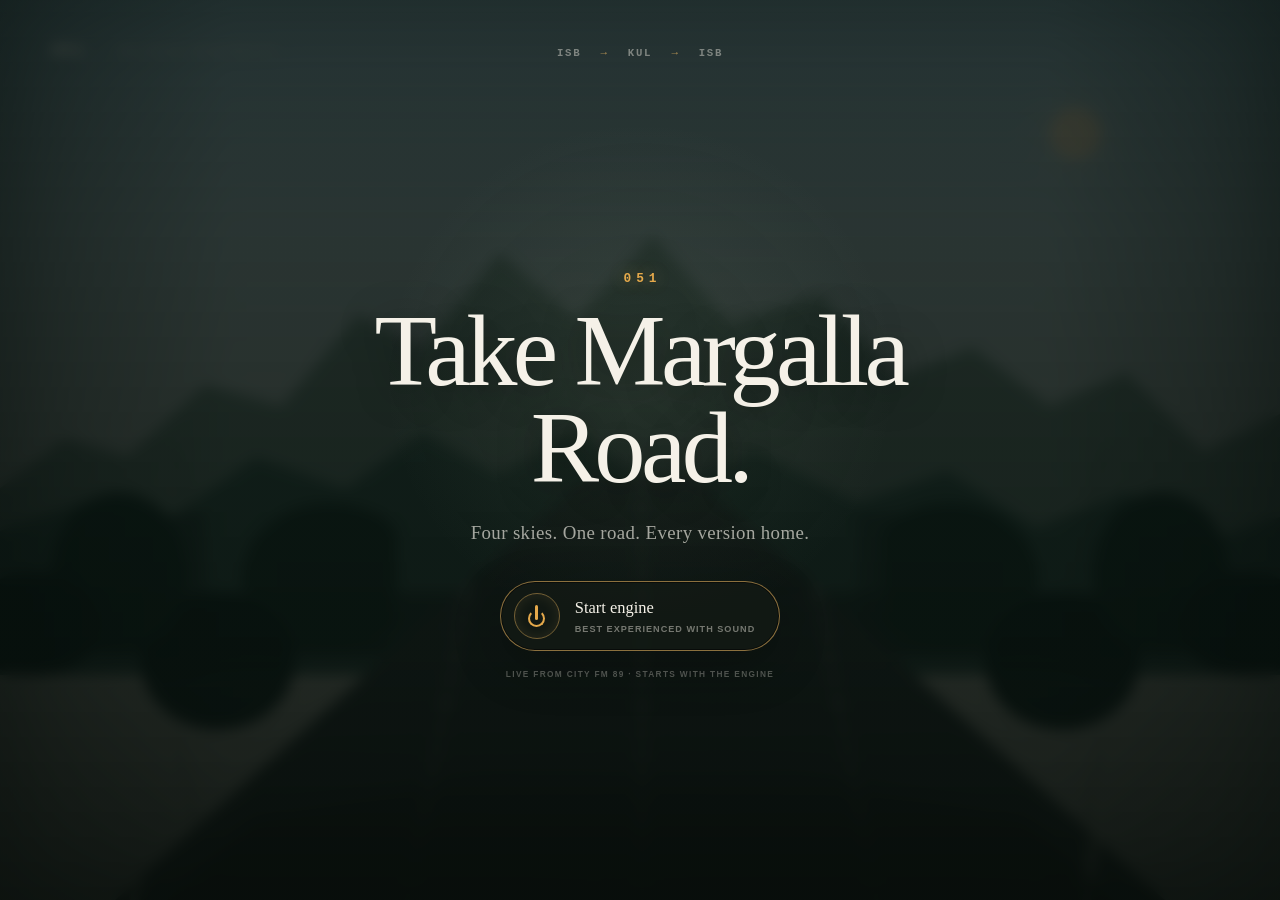
<file: index.html>
<!doctype html>
<html lang="en">
  <head>
    <meta charset="UTF-8" />
    <meta name="viewport" content="width=device-width, initial-scale=1.0" />
    <meta name="theme-color" content="#101410" />
    <meta
      name="description"
      content="A drive on Margalla Road through four Islamabad skies, with music, memories and postcards home."
    />
    <meta property="og:title" content="051 — The Road Remembers" />
    <meta
      property="og:description"
      content="Take Margalla Road through four Islamabad skies. Park for a raag, then send a postcard home."
    />
    <meta property="og:image" content="https://hashimnauman.github.io/islamabad-051-road/og.png" />
    <meta property="og:type" content="website" />
    <meta name="twitter:card" content="summary_large_image" />
    <meta name="twitter:title" content="051 — The Road Remembers" />
    <meta
      name="twitter:description"
      content="A drive on Margalla Road through four Islamabad skies, with music, memories and postcards home."
    />
    <meta name="twitter:image" content="https://hashimnauman.github.io/islamabad-051-road/og.png" />
    <title>051 — The Road Remembers</title>
    <script type="module" crossorigin src="./assets/index-1QfoS2VR.js"></script>
    <link rel="stylesheet" crossorigin href="./assets/index-YoJbPwLS.css">
  </head>
  <body>
    <div id="root"></div>
  </body>
</html>
</file>
<file: assets/index-YoJbPwLS.css>
/*! tailwindcss v4.2.1 | MIT License | https://tailwindcss.com */
@layer theme{:root,:host{--font-sans:ui-sans-serif, system-ui, sans-serif, "Apple Color Emoji", "Segoe UI Emoji", "Segoe UI Symbol", "Noto Color Emoji";--font-mono:ui-monospace, SFMono-Regular, Menlo, Monaco, Consolas, "Liberation Mono", "Courier New", monospace;--spacing:.25rem;--default-font-family:var(--font-sans);--default-mono-font-family:var(--font-mono)}}@layer base{*,:after,:before,::backdrop{box-sizing:border-box;border:0 solid;margin:0;padding:0}::file-selector-button{box-sizing:border-box;border:0 solid;margin:0;padding:0}html,:host{-webkit-text-size-adjust:100%;tab-size:4;line-height:1.5;font-family:var(--default-font-family,ui-sans-serif, system-ui, sans-serif, "Apple Color Emoji", "Segoe UI Emoji", "Segoe UI Symbol", "Noto Color Emoji");font-feature-settings:var(--default-font-feature-settings,normal);font-variation-settings:var(--default-font-variation-settings,normal);-webkit-tap-highlight-color:transparent}hr{height:0;color:inherit;border-top-width:1px}abbr:where([title]){-webkit-text-decoration:underline dotted;text-decoration:underline dotted}h1,h2,h3,h4,h5,h6{font-size:inherit;font-weight:inherit}a{color:inherit;-webkit-text-decoration:inherit;-webkit-text-decoration:inherit;-webkit-text-decoration:inherit;-webkit-text-decoration:inherit;text-decoration:inherit}b,strong{font-weight:bolder}code,kbd,samp,pre{font-family:var(--default-mono-font-family,ui-monospace, SFMono-Regular, Menlo, Monaco, Consolas, "Liberation Mono", "Courier New", monospace);font-feature-settings:var(--default-mono-font-feature-settings,normal);font-variation-settings:var(--default-mono-font-variation-settings,normal);font-size:1em}small{font-size:80%}sub,sup{vertical-align:baseline;font-size:75%;line-height:0;position:relative}sub{bottom:-.25em}sup{top:-.5em}table{text-indent:0;border-color:inherit;border-collapse:collapse}:-moz-focusring{outline:auto}progress{vertical-align:baseline}summary{display:list-item}ol,ul,menu{list-style:none}img,svg,video,canvas,audio,iframe,embed,object{vertical-align:middle;display:block}img,video{max-width:100%;height:auto}button,input,select,optgroup,textarea{font:inherit;font-feature-settings:inherit;font-variation-settings:inherit;letter-spacing:inherit;color:inherit;opacity:1;background-color:#0000;border-radius:0}::file-selector-button{font:inherit;font-feature-settings:inherit;font-variation-settings:inherit;letter-spacing:inherit;color:inherit;opacity:1;background-color:#0000;border-radius:0}:where(select:is([multiple],[size])) optgroup{font-weight:bolder}:where(select:is([multiple],[size])) optgroup option{padding-inline-start:20px}::file-selector-button{margin-inline-end:4px}::placeholder{opacity:1}@supports (not ((-webkit-appearance:-apple-pay-button))) or (contain-intrinsic-size:1px){::placeholder{color:currentColor}@supports (color:color-mix(in lab, red, red)){::placeholder{color:color-mix(in oklab, currentcolor 50%, transparent)}}}textarea{resize:vertical}::-webkit-search-decoration{-webkit-appearance:none}::-webkit-date-and-time-value{min-height:1lh;text-align:inherit}::-webkit-datetime-edit{display:inline-flex}::-webkit-datetime-edit-fields-wrapper{padding:0}::-webkit-datetime-edit{padding-block:0}::-webkit-datetime-edit-year-field{padding-block:0}::-webkit-datetime-edit-month-field{padding-block:0}::-webkit-datetime-edit-day-field{padding-block:0}::-webkit-datetime-edit-hour-field{padding-block:0}::-webkit-datetime-edit-minute-field{padding-block:0}::-webkit-datetime-edit-second-field{padding-block:0}::-webkit-datetime-edit-millisecond-field{padding-block:0}::-webkit-datetime-edit-meridiem-field{padding-block:0}::-webkit-calendar-picker-indicator{line-height:1}:-moz-ui-invalid{box-shadow:none}button,input:where([type=button],[type=reset],[type=submit]){appearance:button}::file-selector-button{appearance:button}::-webkit-inner-spin-button{height:auto}::-webkit-outer-spin-button{height:auto}[hidden]:where(:not([hidden=until-found])){display:none!important}}@layer components;@layer utilities{.visible{visibility:visible}.fixed{position:fixed}.static{position:static}.start{inset-inline-start:var(--spacing)}.table{display:table}}:root{--ink:#f5f1e8;--muted-ink:#f5f1e8a8;--line:#f5f1e833;--amber:#e5a94b;--dash:#111411;--sky-top:#7fa0a8;--sky-bottom:#d8cbb2;--ridge-far:#687d72;--ridge-near:#294438;--haze:#d6dbc740;--road:#313a37;--road-edge:#a9a594;--sun:#f3d49b;--lightningcss-light: ;--lightningcss-dark:initial;color-scheme:dark}*{box-sizing:border-box}html,body{background:#101410;min-height:100%;margin:0}body{color:var(--ink);-webkit-font-smoothing:antialiased;font-family:Arial,Helvetica,sans-serif;overflow:hidden}button{color:inherit;font:inherit}button:focus-visible{outline-offset:4px;outline:2px solid #fff3c8}.experience{--dashboard-height:clamp(250px, 34vh, 320px);isolation:isolate;background:var(--sky-top);min-height:100svh;transition:background 1.4s;position:relative;overflow:hidden}[data-parked=true] .scene{filter:brightness(.48)saturate(.7)}[data-parked=true] .scene,[data-parked=true] .scene *,[data-parked=true] .signal-bars i{animation-play-state:paused!important}.experience[data-mode=morning]{--sky-top:#9dbdca;--sky-bottom:#d7d7c5;--ridge-far:#718d7f;--ridge-near:#3f6558;--haze:#e8dcbe47;--road:#35413e;--road-edge:#a8aa99;--sun:#ffddb0}.experience[data-mode=golden]{--sky-top:#66899b;--sky-bottom:#e6a46f;--ridge-far:#7d765e;--ridge-near:#405948;--haze:#e6955b4d;--road:#3b3934;--road-edge:#c0a17c;--sun:#ffd693}.experience[data-mode=rain]{--sky-top:#596d76;--sky-bottom:#8f9da0;--ridge-far:#667b76;--ridge-near:#385149;--haze:#adcdd240;--road:#172529;--road-edge:#899da0;--sun:#b6c9c9}.experience[data-mode=night]{--sky-top:#07111f;--sky-bottom:#18283a;--ridge-far:#172b30;--ridge-near:#0e2422;--haze:#42656c2b;--road:#101719;--road-edge:#4a595a;--sun:#d8e0d6}.scene,.sky,.ridge,.city-line,.road,.rain,.passenger-reflection,.windscreen-glow,.car-hood{position:absolute;inset:0}.scene{z-index:-2;overflow:hidden}.sky{background:radial-gradient(circle at 50% 64%, var(--haze), transparent 32%), linear-gradient(180deg, var(--sky-top) 0%, var(--sky-bottom) 72%);transition:background .9s}.stars{opacity:0;background-image:radial-gradient(circle at 12% 26%,#fff 0 1px,#0000 1.5px),radial-gradient(circle at 25% 52%,#fff 0 .7px,#0000 1.2px),radial-gradient(circle at 39% 18%,#fff 0 .8px,#0000 1.3px),radial-gradient(circle at 62% 31%,#fff 0 .9px,#0000 1.4px),radial-gradient(circle at 78% 16%,#fff 0 .7px,#0000 1.2px),radial-gradient(circle at 91% 45%,#fff 0 1px,#0000 1.5px);background-size:360px 230px;transition:opacity 1.4s;position:absolute;inset:4% 0 38%}[data-mode=night] .stars{opacity:.7}.sun{aspect-ratio:1;background:var(--sun);width:clamp(34px,4vw,62px);box-shadow:0 0 45px var(--sun);border-radius:50%;position:absolute;top:12%;right:14%}@supports (color:color-mix(in lab, red, red)){.sun{box-shadow:0 0 45px color-mix(in srgb, var(--sun), transparent 35%)}}.sun{opacity:.76;transition:background 1.5s,opacity 1.2s,transform 1.8s;transform:translateY(0)}[data-mode=golden] .sun{opacity:.95;transform:translateY(24vh)}[data-mode=rain] .sun{opacity:.08}[data-mode=night] .sun{opacity:.72;width:clamp(24px,2.8vw,42px);right:18%;box-shadow:0 0 26px #d8e0d63d}.ridge{transform-origin:bottom;height:46%;transition:background-color .9s,opacity .9s;top:auto}.ridge-far{background:var(--ridge-far);opacity:.9;clip-path:polygon(0 68%,5% 56%,10% 60%,16% 43%,22% 48%,28% 26%,33% 34%,39% 11%,45% 27%,51% 7%,57% 28%,64% 21%,70% 41%,76% 34%,82% 48%,88% 40%,94% 59%,100% 50%,100% 100%,0 100%);bottom:31%}.ridge-near{background:var(--ridge-near);clip-path:polygon(0 59%,7% 50%,13% 56%,20% 38%,27% 47%,33% 31%,39% 43%,45% 30%,52% 49%,59% 36%,67% 51%,74% 42%,81% 58%,88% 48%,94% 62%,100% 55%,100% 100%,0 100%);filter:drop-shadow(0 -8px 20px #142b2329);height:39%;bottom:25%}.city-line{opacity:.65;background:linear-gradient(90deg,#0000 0 8%,#0d1b1880 8% 16%,#0000 16% 22%,#0d1b1880 22% 30%,#0000 30% 67%,#0d1b1880 67% 78%,#0000 78%),linear-gradient(#0000 55%,#091613ad 56%);height:16%;inset:auto 0 27%}.city-light{opacity:.12;background:#ffe2a0;border-radius:50%;width:3px;height:3px;transition:opacity 1.2s;animation:3.1s ease-in-out infinite light-pulse;position:absolute;box-shadow:0 0 8px #ffcd73cc}[data-mode=golden] .city-light{opacity:.42}[data-mode=rain] .city-light{opacity:.65}[data-mode=night] .city-light{opacity:.94}.road{background:linear-gradient(98deg, transparent 0 14%, var(--road-edge) 14.2% 14.7%, var(--road) 15% 85%, var(--road-edge) 85.3% 85.8%, transparent 86%), var(--road);clip-path:polygon(45.8% 0,54.2% 0,91% 100%,9% 100%);transition:background 1.4s;top:53%}.road:after{content:"";opacity:.55;background:repeating-linear-gradient(176deg,#0000 0 14px,#ffffff09 15px 17px,#0000 18px 31px) 0 0/100% 100px;animation:.7s linear infinite road-flow;position:absolute;inset:0}.road-sheen{opacity:0;background:linear-gradient(112deg,#0000 28%,#c5e2e729 44%,#0000 58%),linear-gradient(74deg,#0000 40%,#ffcd7633 51%,#0000 62%);transition:opacity .9s;position:absolute;inset:0}[data-mode=rain] .road-sheen{opacity:1}.lane{transform-origin:top;opacity:.72;background:repeating-linear-gradient(#ebe7cfd9 0 8%,#0000 8% 18%) 0 0/100% 21%;width:.32%;min-width:2px;animation:.92s linear infinite lane-flow;position:absolute;top:2%;bottom:-28%}.lane-left{left:38%;transform:rotate(11deg)}.lane-center{left:50%;transform:rotate(0)}.lane-right{left:62%;transform:rotate(-11deg)}.tree-line{z-index:1;opacity:.95;filter:blur(.2px);transform-origin:bottom;background:radial-gradient(at 19% 41%,#102c24 0 13%,#0000 13.5%),radial-gradient(at 38% 30%,#17382c 0 17%,#0000 17.5%),radial-gradient(at 60% 49%,#0e2922 0 20%,#0000 20.5%),radial-gradient(at 85% 31%,#1a3a2d 0 16%,#0000 16.5%);width:35%;transition:filter 1.4s;animation:4.6s ease-in-out infinite alternate tree-breathe;position:absolute;top:48%;bottom:0}.tree-line-left{left:-4%}.tree-line-right{right:-4%;transform:scaleX(-1)}[data-mode=night] .tree-line{filter:brightness(.45)}.streetlights{z-index:2;opacity:.18;background:radial-gradient(circle at 36% 13%,#ffd27e 0 2px,#0000 3px),linear-gradient(78deg,#0000 35%,#222925e6 35.5% 36.4%,#0000 37%) 0 0/100% 34% repeat-y;width:23%;transition:opacity 1.2s;position:absolute;top:50%;bottom:4%}.streetlights-left{left:7%}.streetlights-right{right:7%;transform:scaleX(-1)}[data-mode=golden] .streetlights,[data-mode=rain] .streetlights{opacity:.64}[data-mode=night] .streetlights{opacity:1;filter:drop-shadow(0 0 9px #ffbe5c80)}.rain{z-index:3;pointer-events:none;opacity:0;background-image:repeating-linear-gradient(102deg,#0000 0 18px,#d2e8ed75 19px,#0000 20px 38px);background-size:160px 120px;transition:opacity .8s;animation:.48s linear infinite rain-fall;transform:scale(1.18)}[data-mode=rain] .rain{opacity:.54}.passenger-reflection{z-index:4;pointer-events:none;opacity:0;background:linear-gradient(112deg,#0000 8%,#e7e0c91f 40%,#0000 42%),radial-gradient(at 78% 54%,#e7e0c91a,#0000 52%);width:min(28vw,390px);transition:opacity .9s,transform .9s;inset:9% 7% 24% auto;transform:skew(-8deg)translate(16px)}[data-passenger=true] .passenger-reflection{opacity:.72;transform:skew(-8deg)translate(0)}.windscreen-glow{z-index:4;pointer-events:none;background:linear-gradient(90deg,#040a0959,#0000 18% 82%,#040a0959),linear-gradient(#050b0a29,#0000 26% 72%,#0408076b);box-shadow:inset 0 0 80px #070c0a47}.wiper{z-index:5;opacity:0;transform-origin:100%;background:#101412;border-radius:999px;width:34%;height:2px;position:absolute;bottom:23%;box-shadow:0 0 3px #ffffff2e}.wiper-left{left:18%;transform:rotate(8deg)}.wiper-right{transform-origin:0;right:18%;transform:rotate(172deg)}[data-mode=rain] .wiper-left{opacity:.88;animation:1.7s ease-in-out infinite wipe-left}[data-mode=rain] .wiper-right{opacity:.88;animation:1.7s ease-in-out infinite wipe-right}.car-hood{z-index:5;clip-path:polygon(13% 100%,20% 42%,38% 12%,62% 12%,80% 42%,87% 100%);opacity:.78;background:linear-gradient(#181c191f,#151916 72%);height:16%;top:auto}.topbar{z-index:10;justify-content:space-between;align-items:center;padding:clamp(20px,3vw,38px) clamp(20px,4vw,64px);display:flex;position:absolute;top:0;left:0;right:0}.brand{text-transform:uppercase;letter-spacing:.13em;text-shadow:0 1px 14px #0000004d;align-items:center;gap:13px;display:flex}.brand-code{letter-spacing:.08em;font-family:Courier New,monospace;font-size:1.05rem;font-weight:700}.brand-name{border-left:1px solid var(--line);color:var(--muted-ink);padding-left:14px;font-size:.66rem;font-weight:700}.utilities{gap:8px;display:flex}.utility-button{color:#ffffffd1;letter-spacing:.06em;text-transform:uppercase;-webkit-backdrop-filter:blur(14px);backdrop-filter:blur(14px);cursor:pointer;background:#0c14113d;border:1px solid #ffffff29;border-radius:999px;align-items:center;gap:8px;min-height:38px;padding:0 14px;font-size:.68rem;font-weight:700;transition:background .16s,border-color .16s;display:inline-flex}.utility-button:hover{background:#0c14117a;border-color:#ffffff5c}.utility-dot{background:currentColor;border-radius:50%;width:6px;height:6px;box-shadow:0 0 8px}.utility-button[aria-pressed=false]{color:#ffffff7a}.story{z-index:8;text-shadow:0 2px 24px #0000006b;width:min(560px,48vw);animation:.8s both story-in;position:absolute;top:clamp(105px,15vh,160px);left:clamp(22px,7.5vw,120px)}.story-kicker,.control-label,.start-route,.start-note,.keyboard-help{letter-spacing:.16em;text-transform:uppercase;margin:0;font-size:.67rem;font-weight:700}.story-kicker{color:#ffffffa8;margin-bottom:17px}.story h1,.start-screen h1{letter-spacing:-.045em;text-wrap:balance;max-width:12ch;margin:0;font-family:Georgia,Times New Roman,serif;font-size:clamp(2.45rem,5.2vw,5.4rem);font-weight:400;line-height:.94}.story-copy{color:#ffffffc4;max-width:48ch;margin:23px 0 0;font-family:Georgia,Times New Roman,serif;font-size:clamp(.9rem,1.3vw,1.08rem);line-height:1.6}.sound-caption{z-index:9;left:50%;bottom:calc(var(--dashboard-height) + 22px);color:#ffffffbf;-webkit-backdrop-filter:blur(10px);backdrop-filter:blur(10px);background:#060a097a;border:1px solid #ffffff26;border-radius:4px;max-width:calc(100vw - 40px);margin:0;padding:8px 13px;font-family:Georgia,Times New Roman,serif;font-size:.78rem;position:absolute;transform:translate(-50%)}.sound-caption span{color:var(--amber);margin-right:5px}.dashboard{z-index:12;height:var(--dashboard-height);background:radial-gradient(at 50% -22%,#59654f47,#0000 44%),linear-gradient(#181d18 0%,#0e110f 100%);border-top:1px solid #ffffff17;grid-template-columns:minmax(320px,1fr) minmax(230px,.68fr) minmax(260px,1fr);align-items:center;gap:clamp(20px,4vw,74px);padding:40px clamp(24px,5vw,76px) 25px;display:grid;position:absolute;bottom:0;left:0;right:0;box-shadow:0 -18px 60px #0408066b}.dashboard:before{content:"";background:#181d18;border-top:1px solid #ffffff1f;border-radius:50% 50% 0 0;width:108%;height:34px;position:absolute;top:-19px;left:-4%}.dash-grain{pointer-events:none;opacity:.2;background-image:repeating-linear-gradient(93deg,#0000 0 3px,#ffffff03 3px 4px);position:absolute;inset:0}.passenger-cup{z-index:2;opacity:0;border:2px solid #ded3b56b;border-radius:4px 4px 13px 13px;width:38px;height:31px;transition:opacity .7s,transform .7s;position:absolute;top:12px;right:clamp(38px,7vw,118px);transform:rotate(-7deg)translateY(5px)}.passenger-cup:after{content:"";border:2px solid #ded3b552;border-left:0;border-radius:0 10px 10px 0;width:12px;height:13px;position:absolute;top:6px;right:-12px}.passenger-cup i{background:#59311bad;border-radius:50%;height:5px;position:absolute;inset:4px 5px auto}[data-passenger=true] .passenger-cup{opacity:.7;transform:rotate(-7deg)translateY(0)}.preset-control,.radio,.seat-control{z-index:1;position:relative}.control-label{color:#f5f1e875;margin-bottom:16px;font-size:.61rem}.preset-list{grid-template-columns:repeat(4,minmax(0,1fr));gap:7px;display:grid}.preset-button{color:#f5f1e88a;cursor:pointer;background:#ffffff06;border:1px solid #ffffff1a;border-radius:3px;min-height:60px;padding:9px 7px;font-size:clamp(.62rem,.8vw,.72rem);transition:color .18s,background .18s,border-color .18s,transform .18s}.preset-button:hover{color:var(--ink);border-color:#ffffff47;transform:translateY(-2px)}.preset-button[aria-pressed=true]{color:#ffe5b8;background:#f0b8611f;border-color:#f0b8619e}.preset-index{letter-spacing:.1em;opacity:.5;margin-bottom:7px;font-family:Courier New,monospace;font-size:.54rem;display:block}.radio{color:#e9b45f;text-shadow:0 0 14px #eeae5061;background:linear-gradient(#c49c4d14,#0000 55%),#12160f;border:1px solid #b8a77a47;border-radius:7px 7px 2px 2px;align-self:end;min-height:152px;padding:20px 24px 16px;font-family:Courier New,monospace;box-shadow:inset 0 0 32px #0000008c,0 -1px #ffffff0d}.radio-topline,.signal-row{letter-spacing:.13em;text-transform:uppercase;justify-content:space-between;align-items:center;gap:16px;font-size:.55rem;font-weight:700;display:flex}.frequency{letter-spacing:-.1em;margin-top:3px;font-size:clamp(2.4rem,4.5vw,4.35rem);font-weight:400;line-height:.95}.signal-row{color:#e9b45fad;margin-top:13px;font-size:.5rem}.radio-actions{border-top:1px solid #e9b45f29;grid-template-columns:repeat(2,minmax(0,1fr));gap:6px;margin-top:14px;padding-top:10px;display:grid}.radio-actions button{color:#ffda9ab8;letter-spacing:.04em;text-transform:uppercase;text-shadow:0 0 10px #eeae5047;cursor:pointer;background:#e9b45f09;border:1px solid #e9b45f3d;border-radius:3px;min-height:44px;padding:6px 8px;font-family:Courier New,monospace;font-size:.52rem;font-weight:700;line-height:1.25;transition:color .16s,border-color .16s,background .16s}.radio-actions button:hover{color:#ffe5b8;background:#e9b45f1a;border-color:#ffda9a99}.signal-bars{align-items:center;gap:2px;height:10px;display:flex}.signal-bars i{transform-origin:50%;background:currentColor;width:2px;height:3px}.signal-bars.is-playing i{animation:.85s ease-in-out infinite alternate signal}.seat-control{justify-self:end;width:min(100%,320px)}.seat-toggle{color:#f5f1e8c7;cursor:pointer;background:0 0;border:0;align-items:center;gap:14px;min-height:44px;padding:5px 0;font-family:Georgia,Times New Roman,serif;font-size:.94rem;display:flex}.seat-track{background:#ffffff0d;border:1px solid #fff3;border-radius:999px;flex:none;width:48px;height:26px;transition:background .18s,border-color .18s;position:relative}.seat-track i{background:#f5f1e8a6;border-radius:50%;width:16px;height:16px;transition:transform .22s,background .22s;position:absolute;top:4px;left:4px}.seat-toggle[aria-checked=true] .seat-track{background:#f0b8611f;border-color:#f0b86194}.seat-toggle[aria-checked=true] .seat-track i{background:var(--amber);transform:translate(22px);box-shadow:0 0 9px #f0b86173}.shortcut-hint{color:#f5f1e84d;letter-spacing:.06em;text-transform:uppercase;margin:9px 0 0 62px;font-family:Courier New,monospace;font-size:.58rem}.start-screen{z-index:20;text-align:center;-webkit-backdrop-filter:blur(7px);backdrop-filter:blur(7px);background:radial-gradient(circle at 50% 42%,#8fa6891c,#0000 31%),linear-gradient(#06100dc2,#070d0ae6);flex-direction:column;justify-content:center;align-items:center;padding:80px 24px 30px;animation:.9s both reveal;display:flex;position:absolute;inset:0}.start-route{color:#f5f1e86e;font-family:Courier New,monospace;position:absolute;top:clamp(28px,5vh,52px)}.start-route span{color:#f0b861ad;margin:0 11px}.start-code{color:var(--amber);letter-spacing:.38em;text-indent:.38em;text-shadow:0 0 16px #f0b86166;margin:0 0 15px;font-family:Courier New,monospace;font-size:.8rem;font-weight:700}.start-screen h1{text-shadow:0 5px 40px #00000073;max-width:13ch;font-size:clamp(3.3rem,8vw,8rem)}.start-copy{color:#f5f1e8a6;letter-spacing:.02em;margin:23px 0 34px;font-family:Georgia,Times New Roman,serif;font-size:clamp(.96rem,1.6vw,1.18rem)}.start-button{text-align:left;cursor:pointer;background:#141b15b8;border:1px solid #f0b8618c;border-radius:999px;align-items:center;gap:15px;min-width:230px;min-height:70px;padding:11px 24px 11px 13px;transition:border-color .18s,background .18s,transform .18s;display:inline-flex;box-shadow:inset 0 0 0 1px #00000080,0 15px 50px #0000003d}.start-button:hover{background:#1f271fe0;border-color:#ffda9ae6;transform:translateY(-2px)}.start-button strong,.start-button small{display:block}.start-button strong{font-family:Georgia,Times New Roman,serif;font-size:1.03rem;font-weight:400}.start-button small{color:#f5f1e870;letter-spacing:.11em;text-transform:uppercase;margin-top:3px;font-size:.57rem;font-weight:700}.engine-icon{width:46px;height:46px;color:var(--amber);border:1px solid #f0b86173;border-radius:50%;flex:none;place-items:center;display:grid;position:relative;box-shadow:inset 0 0 14px #f0b8611a}.engine-icon:before,.engine-icon:after,.engine-icon i{content:"";background:currentColor;position:absolute}.engine-icon:before{border-radius:999px;width:3px;height:15px;transform:translateY(-4px)}.engine-icon:after{background:0 0;border:2px solid;border-top-color:#0000;border-radius:50%;width:17px;height:17px;transform:translateY(2px)}.start-note{color:#f5f1e84a;margin-top:17px;font-size:.52rem}.signal-waiting{color:#ffdea6c7;letter-spacing:.06em;background:#0d141075;border:1px solid #f0b86142;border-radius:3px;margin:-18px 0 22px;padding:8px 12px;font-family:Courier New,monospace;font-size:.65rem}.incoming-signal{z-index:11;-webkit-backdrop-filter:blur(16px);backdrop-filter:blur(16px);background:linear-gradient(#e5a94b0d,#0000),#0a100dc7;border:1px solid #f0b86157;border-radius:4px;width:min(340px,36vw);padding:16px 18px 17px;animation:.6s both story-in;position:absolute;top:clamp(110px,16vh,165px);right:clamp(24px,6vw,96px);box-shadow:0 18px 50px #0000003d}.incoming-signal-topline{color:var(--amber);letter-spacing:.13em;justify-content:space-between;align-items:center;font-family:Courier New,monospace;font-size:.55rem;font-weight:700;display:flex}.incoming-signal-topline button,.dialog-header>button{color:#f5f1e894;cursor:pointer;background:0 0;border:0;place-items:center;width:44px;height:44px;margin:-12px -12px -12px 8px;font-size:1.45rem;display:grid}.incoming-signal p{color:#f5f1e8e6;margin:15px 0 13px;font-family:Georgia,Times New Roman,serif;font-size:1.15rem;line-height:1.35}.incoming-signal p span{color:#f5f1e88f}.incoming-signal small{color:#f5f1e86b;letter-spacing:.04em;text-transform:uppercase;font-family:Courier New,monospace;font-size:.53rem;line-height:1.5}.transmission-dialog{width:min(920px,100vw - 32px);max-width:none;max-height:calc(100svh - 32px);color:var(--ink);background:#101410;border:1px solid #ebc07766;border-radius:5px;margin:auto;padding:0;overflow:hidden;box-shadow:0 30px 120px #000000b3}.signal-dialog{width:min(1080px,100vw - 32px)}.transmission-dialog::backdrop{-webkit-backdrop-filter:blur(8px);backdrop-filter:blur(8px);background:#030705c7}.dialog-shell{background:radial-gradient(at 14% 0,#83977121,#0000 42%),repeating-linear-gradient(93deg,#0000 0 3px,#ffffff03 3px 4px),linear-gradient(#181d18,#0d100e);max-height:calc(100svh - 34px);padding:24px;overflow:auto}.dialog-header{z-index:2;-webkit-backdrop-filter:blur(14px);backdrop-filter:blur(14px);background:#121713f5;border-bottom:1px solid #f5f1e81a;justify-content:space-between;align-items:flex-start;gap:24px;margin:-24px -24px 24px;padding:24px;display:flex;position:sticky;top:-24px}.dialog-header p,.raag-heading span{color:var(--amber);letter-spacing:.15em;text-transform:uppercase;margin:0 0 8px;font-family:Courier New,monospace;font-size:.58rem;font-weight:700}.dialog-header h2{letter-spacing:-.03em;margin:0;font-family:Georgia,Times New Roman,serif;font-size:clamp(1.7rem,3.2vw,2.7rem);font-weight:400;line-height:1}.signal-dialog-grid{grid-template-columns:minmax(0,1.35fr) minmax(320px,.65fr);align-items:start;gap:clamp(28px,4vw,48px);display:grid}.postcard-preview canvas{aspect-ratio:1200/630;background:#1b2521;border:0;border-radius:1px;width:100%;height:auto;display:block}.postcard-preview{position:sticky;top:102px}.postcard-preview-topline{justify-content:space-between;align-items:flex-end;gap:18px;margin-bottom:14px;display:flex}.postcard-preview-topline div{min-width:0}.postcard-preview-topline div>span,.signal-form-heading>span{color:var(--amber);letter-spacing:.14em;text-transform:uppercase;margin-bottom:5px;font-family:Courier New,monospace;font-size:.54rem;font-weight:700;display:block}.postcard-preview-topline strong{color:#f5f1e8e0;text-overflow:ellipsis;white-space:nowrap;font-family:Georgia,Times New Roman,serif;font-size:1rem;font-weight:400;display:block;overflow:hidden}.postcard-readiness{color:#f5f1e86b;letter-spacing:.08em;text-transform:uppercase;flex:none;padding-bottom:2px;font-family:Courier New,monospace;font-size:.5rem}.postcard-readiness:before{content:"";vertical-align:1px;background:currentColor;border-radius:50%;width:5px;height:5px;margin-right:7px;display:inline-block}.postcard-readiness.is-ready{color:#efbb69}.postcard-frame{transform-origin:50%;background:linear-gradient(145deg,#d8c9a9,#9f8f71);border:1px solid #ffe6ba6b;border-radius:2px;padding:clamp(6px,1vw,10px);transform:rotate(-.22deg);box-shadow:0 24px 70px #00000070,inset 0 2px #fff8df2e}.postcard-template-picker{border:0;min-width:0;margin:22px 0 0;padding:0}.postcard-template-picker legend{color:#f5f1e885;letter-spacing:.11em;text-transform:uppercase;margin:0 0 9px;padding:0;font-family:Courier New,monospace;font-size:.54rem;font-weight:700}.postcard-template-list{grid-template-columns:repeat(5,minmax(0,1fr));gap:7px;display:grid}.postcard-template-button{color:#f5f1e89e;text-align:left;cursor:pointer;background:#00000029;border:1px solid #f5f1e81f;border-radius:3px;min-width:0;padding:6px;transition:border-color .16s,background .16s,color .16s,transform .16s}.postcard-template-button[aria-pressed=true]{color:#ffe5b8;background:#f0b86117;border-color:#f0b861b3;box-shadow:inset 0 0 0 1px #f0b86124}.postcard-template-button>span:last-child{min-width:0;margin-top:7px;display:block}.postcard-template-button strong,.postcard-template-button small{text-overflow:ellipsis;white-space:nowrap;display:block;overflow:hidden}.postcard-template-button strong{letter-spacing:.04em;font-size:.57rem}.postcard-template-button small{color:#f5f1e857;margin-top:3px;font-family:Courier New,monospace;font-size:.43rem}.postcard-template-thumb{background:linear-gradient(#8eabb1 0 47%,#425f50 48% 68%,#222d29 69%);border:1px solid #f5f1e81c;border-radius:1px;height:45px;display:block;position:relative;overflow:hidden}.postcard-template-thumb:before,.postcard-template-thumb i{content:"";display:block;position:absolute}[data-template=margalla] .postcard-template-thumb:before{clip-path:polygon(45% 0,56% 0,100% 100%,0 100%);background:#343d3a;width:54px;height:34px;bottom:-9px;right:-8px}[data-template=margalla] .postcard-template-thumb i{background:#f5f1e894;width:2px;height:28px;bottom:-2px;right:17px;transform:rotate(-18deg)}[data-template=faisal] .postcard-template-thumb{background:linear-gradient(#b6c7c4 0 55%,#42604f 56%)}[data-template=faisal] .postcard-template-thumb:before{clip-path:polygon(0 100%,50% 0,100% 100%,70% 86%,50% 28%,30% 86%);background:#eee5ce;width:31px;height:22px;bottom:8px;right:12px}[data-template=faisal] .postcard-template-thumb i{background:#eee5ce;width:2px;height:31px;bottom:7px;right:49px;box-shadow:43px -2px #eee5ce}[data-template=rawal] .postcard-template-thumb{background:linear-gradient(#96b2ba 0 43%,#49645c 44% 55%,#436f78 56% 76%,#294b54 77%)}[data-template=rawal] .postcard-template-thumb:before{clip-path:polygon(50% 0,50% 100%,0 100%);background:#f5f1e8c7;width:23px;height:18px;bottom:9px;right:17px}[data-template=rawal] .postcard-template-thumb i{background:#0d1c19b8;width:37px;height:2px;bottom:7px;right:11px}[data-template=daman] .postcard-template-thumb{background:radial-gradient(circle at 68% 67%,#f0b861cc 0 1px,#0000 2px),radial-gradient(circle at 78% 55%,#f0b861ad 0 1px,#0000 2px),radial-gradient(circle at 88% 72%,#f0b861c2 0 1px,#0000 2px),linear-gradient(#566e73 0 48%,#263c35 49% 68%,#14231f 69%)}[data-template=daman] .postcard-template-thumb:before{clip-path:polygon(0 62%,26% 12%,48% 55%,71% 0,100% 68%,100% 100%,0 100%);background:#0e1e19;width:82px;height:24px;bottom:-1px;left:-5px}[data-template=blue-area] .postcard-template-thumb{background:linear-gradient(#172b3a 0 49%,#10201f 50%)}[data-template=blue-area] .postcard-template-thumb:before{background:#45565a;width:13px;height:29px;bottom:7px;right:8px;box-shadow:-17px 7px #35484b,-32px -2px #405155,-47px 11px #314346}[data-template=blue-area] .postcard-template-thumb i{background:#e5a94b;width:3px;height:3px;bottom:12px;right:11px;box-shadow:-17px -1px #e5a94b,-32px -4px #e5a94b,-47px 2px #e5a94b}.postcard-preview p{color:#f5f1e866;letter-spacing:.09em;text-transform:uppercase;margin:11px 0 0;font-family:Courier New,monospace;font-size:.55rem}.postcard-preview p span{color:#f0b86180;margin-inline:5px}.signal-form{padding-top:1px}.signal-form-heading{border-bottom:1px solid #f5f1e81a;margin-bottom:25px;padding-bottom:20px}.dialog-intro{color:#f5f1e8a3;margin:0;font-family:Georgia,Times New Roman,serif;font-size:.95rem;line-height:1.6}.signal-field+.signal-field{margin-top:18px}.signal-form label{color:#f5f1e88f;letter-spacing:.1em;text-transform:uppercase;margin:0 0 8px;font-family:Courier New,monospace;font-size:.58rem;font-weight:700;display:block}.signal-form label span{opacity:.55}.signal-composer,.signal-form input{width:100%;color:var(--ink);background:#0000003d;border:1px solid #f5f1e829;border-radius:3px}.signal-composer{min-height:132px;padding:16px 16px 12px}.signal-composer>span{color:#f5f1e885;margin-bottom:5px;font-family:Georgia,Times New Roman,serif;font-size:.82rem;display:block}.signal-composer textarea{resize:vertical;width:100%;min-height:88px;color:var(--ink);background:0 0;border:0;outline:0;padding:0;font-family:Georgia,Times New Roman,serif;font-size:1.1rem;line-height:1.35;display:block}.signal-composer:focus-within,.signal-form input:focus{outline-offset:2px;border-color:#ffdea6ad;outline:2px solid #fff3c833}.signal-form input{outline:0;min-height:44px;padding:0 13px;font-size:.85rem}.field-note{color:#f5f1e857;justify-content:space-between;align-items:center;gap:12px;margin:6px 0 0;font-family:Courier New,monospace;font-size:.53rem;line-height:1.4;display:flex}.field-note span:last-child{flex:none}.dialog-actions{grid-template-columns:1fr 1fr;gap:8px;margin-top:22px;display:grid}.dialog-actions button,.return-road{color:#f5f1e8c2;letter-spacing:.05em;text-transform:uppercase;cursor:pointer;background:#f5f1e809;border:1px solid #f5f1e82e;border-radius:3px;min-height:48px;padding:10px 14px;font-size:.68rem;font-weight:700;transition:border-color .16s,background .16s,color .16s,transform .16s}.dialog-actions .dialog-primary,.return-road{color:#ffe5b8;background:#f0b86121;border-color:#f0b8618a}.dialog-actions button:disabled{cursor:not-allowed;opacity:.34}.dialog-actions button:active:not(:disabled){transform:translateY(1px)}.dialog-status{color:#ffdea6ad;min-height:1.25em;margin:10px 0 0;font-size:.64rem;line-height:1.4}.postcard-privacy{color:#f5f1e852;letter-spacing:.05em;text-transform:uppercase;margin:11px 0 0;font-family:Courier New,monospace;font-size:.5rem;line-height:1.45}@media (hover:hover){.postcard-template-button:hover{color:#fff0d0;border-color:#ffdea670;transform:translateY(-1px)}.dialog-actions button:hover:not(:disabled){color:#fff0d0;background:#f5f1e814;border-color:#ffdea68c}.dialog-actions .dialog-primary:hover:not(:disabled){background:#f0b86133;border-color:#ffdea6cc}}.listen-dialog{width:min(900px,100vw - 32px)}.listen-shell{text-align:center}.listen-shell .dialog-header{text-align:left}.listen-grid{text-align:left;grid-template-columns:minmax(250px,.76fr) minmax(0,1.24fr);align-items:start;gap:26px;display:grid}.recording-browser{border-right:1px solid #f5f1e81a;padding-right:25px}.recording-browser-heading{justify-content:space-between;align-items:center;gap:12px;margin-bottom:12px;display:flex}.recording-browser-heading p,.recording-browser-heading span{letter-spacing:.11em;text-transform:uppercase;margin:0;font-family:Courier New,monospace;font-size:.54rem;font-weight:700}.recording-browser-heading p{color:var(--amber)}.recording-browser-heading span{color:#f5f1e861}.recording-list{gap:5px;display:grid}.recording-option{color:#f5f1e894;text-align:left;cursor:pointer;background:#f5f1e805;border:1px solid #f5f1e81a;border-radius:2px;grid-template-columns:27px minmax(0,1fr);gap:9px;width:100%;min-height:78px;padding:11px 10px;transition:background .16s,border-color .16s,color .16s;display:grid}.recording-option:hover{color:#f5f1e8d1;border-color:#f5f1e83d}.recording-option[aria-pressed=true]{color:#ffe5b8;box-shadow:inset 3px 0 var(--amber);background:#f0b86114;border-color:#f0b86180}.recording-number{color:var(--amber);letter-spacing:.06em;padding-top:2px;font-family:Courier New,monospace;font-size:.55rem;font-weight:700}.recording-copy,.recording-copy strong,.recording-copy small,.recording-copy em{min-width:0;display:block}.recording-copy strong{color:currentColor;font-family:Georgia,Times New Roman,serif;font-size:.82rem;font-weight:400;line-height:1.25}.recording-copy small,.recording-copy em{color:#f5f1e86e;text-overflow:ellipsis;white-space:nowrap;margin-top:5px;font-family:Courier New,monospace;font-size:.48rem;line-height:1.3;overflow:hidden}.recording-copy em{color:#f0b8618c;letter-spacing:.025em;font-style:normal}.recording-player{min-width:0}.raag-heading{margin-top:2px}.raag-heading h3{letter-spacing:-.04em;margin:0;font-family:Georgia,Times New Roman,serif;font-size:clamp(2.2rem,7vw,4.6rem);font-weight:400;line-height:.98}.raag-heading p{color:var(--amber);letter-spacing:.09em;text-transform:uppercase;margin:11px 0 0;font-family:Courier New,monospace;font-size:.65rem;font-weight:700}.raag-note{color:#f5f1e8a3;max-width:47ch;margin:18px auto 22px;font-family:Georgia,Times New Roman,serif;font-size:.9rem;line-height:1.55}.spotify-embed{border:0;border-radius:12px;display:block}.ranking-note{color:#f5f1e857;text-align:left;margin:20px auto 0;font-family:Courier New,monospace;font-size:.52rem;line-height:1.5}.spotify-separation{color:#f5f1e861;letter-spacing:.03em;text-transform:uppercase;margin:9px 0 18px;font-family:Courier New,monospace;font-size:.56rem;line-height:1.5}.return-road{width:100%}.keyboard-help{z-index:14;color:#f5f1e840;font-family:Courier New,monospace;font-size:.5rem;position:absolute;bottom:10px;right:clamp(18px,3vw,46px)}.audio-notice{z-index:30;color:#ffffffbf;-webkit-backdrop-filter:blur(12px);backdrop-filter:blur(12px);background:#0c110ec7;border:1px solid #ffffff29;border-radius:4px;max-width:calc(100vw - 40px);margin:0;padding:10px 14px;font-size:.72rem;position:fixed;top:78px;left:50%;transform:translate(-50%)}@keyframes road-flow{to{background-position-y:100px}}@keyframes lane-flow{to{background-position-y:21%}}@keyframes tree-breathe{0%{translate:0}to{translate:0 3px}}@keyframes rain-fall{to{background-position:-32px 120px}}@keyframes wipe-left{0%,12%,to{transform:rotate(8deg)}48%,56%{transform:rotate(74deg)}}@keyframes wipe-right{0%,12%,to{transform:rotate(172deg)}48%,56%{transform:rotate(106deg)}}@keyframes signal{0%{opacity:.45;height:2px}to{opacity:1;height:10px}}@keyframes light-pulse{50%{filter:brightness(1.55)}}@keyframes story-in{0%{opacity:0;transform:translateY(9px)}to{opacity:1;transform:translateY(0)}}@keyframes reveal{0%{opacity:0}to{opacity:1}}@media (width<=860px){.experience{--dashboard-height:clamp(320px, 46svh, 390px)}.topbar{padding:20px}.brand-name{display:none}.utility-button{min-height:36px;padding:0 11px;font-size:.58rem}.story{width:min(78vw,500px);top:92px;left:24px}.story h1{font-size:clamp(2.3rem,9vw,4.4rem)}.story-copy{margin-top:15px;font-size:.88rem}.dashboard{grid-template-rows:1fr auto;grid-template-columns:1fr minmax(150px,.52fr);gap:10px 16px;padding:26px 18px 20px}.radio{grid-area:1/2/span 2;min-height:246px;padding:16px}.preset-control{grid-area:1/1}.seat-control{grid-area:2/1;justify-self:start}.control-label{margin-bottom:9px}.preset-button{min-height:48px;font-size:.61rem}.preset-index{display:none}.seat-toggle{min-height:36px;font-size:.78rem}.shortcut-hint,.keyboard-help{display:none}.frequency{font-size:clamp(2.5rem,10vw,3.7rem)}.incoming-signal{top:auto;right:18px;bottom:calc(var(--dashboard-height) + 18px);width:min(330px,100vw - 36px)}.signal-dialog-grid{grid-template-columns:1fr}.postcard-preview{width:min(100%,720px);margin-inline:auto;position:static;top:auto}.signal-form{width:min(100%,640px);margin-inline:auto}.listen-grid{grid-template-columns:1fr;gap:22px}.recording-browser{border-bottom:1px solid #f5f1e81a;border-right:0;padding:0 0 20px}.recording-list{grid-template-columns:repeat(auto-fit,minmax(190px,1fr))}.sound-caption{bottom:calc(var(--dashboard-height) + 12px)}.passenger-cup{display:none}}@media (width<=540px){.experience{--dashboard-height:clamp(320px, 48svh, 385px)}.utility-button:first-child{justify-content:center;width:48px;min-height:48px;padding:0;font-size:0}.utility-button:first-child .utility-dot{width:8px;height:8px}.story{width:calc(100vw - 40px);top:92px;left:20px}.story-kicker{margin-bottom:12px;font-size:.56rem}.story h1{max-width:10ch;font-size:clamp(2.25rem,11vw,3.6rem)}.story-copy{max-width:37ch;font-size:.78rem;line-height:1.5}.ridge-far{bottom:35%}.ridge-near{bottom:30%}.road{clip-path:polygon(43% 0,57% 0,105% 100%,-5% 100%);top:48%}.tree-line{width:43%;top:46%}.dashboard{grid-template-columns:1fr 132px;gap:9px 12px;padding:25px 14px 16px}.preset-list{grid-template-columns:repeat(2,minmax(0,1fr));gap:5px}.preset-button{min-height:48px;padding:6px 3px;font-size:.58rem}.radio{min-height:248px;padding:14px 10px}.radio-topline{gap:5px;font-size:.47rem}.frequency{margin-top:5px;font-size:2.2rem}.signal-row>span{display:none}.radio-actions{grid-template-columns:1fr;gap:5px;margin-top:9px;padding-top:7px}.radio-actions button{min-height:44px;padding-inline:4px;font-size:.48rem}.seat-track{width:40px;height:22px}.seat-track i{width:14px;height:14px;top:3px;left:3px}.seat-toggle[aria-checked=true] .seat-track i{transform:translate(19px)}.seat-toggle span:last-child{max-width:100px;line-height:1.2}.seat-toggle{min-height:48px}.sound-caption{text-overflow:ellipsis;white-space:nowrap;width:max-content;max-width:calc(100vw - 28px);font-size:.67rem;overflow:hidden}.start-screen{padding-inline:18px}.start-screen h1{font-size:clamp(3.25rem,17vw,5rem)}.start-copy{margin:18px 0 28px}.signal-waiting{max-width:calc(100vw - 40px)}.postcard-preview{width:100%}.postcard-preview-topline{align-items:flex-start}.postcard-readiness{text-align:right;max-width:120px}.postcard-template-list{scroll-snap-type:x proximity;gap:8px;padding:1px 1px 7px;display:flex;overflow-x:auto}.postcard-template-button{scroll-snap-align:start;flex:0 0 126px}.recording-list{grid-template-columns:1fr}.transmission-dialog{width:calc(100vw - 16px);max-height:calc(100svh - 16px)}.dialog-shell{max-height:calc(100svh - 18px);padding:18px;padding-bottom:max(18px, env(safe-area-inset-bottom))}.dialog-header{margin:-18px -18px 18px;padding:18px;top:-18px}.dialog-header h2{font-size:1.65rem}.dialog-actions{grid-template-columns:1fr}.raag-heading h3{font-size:clamp(2.2rem,13vw,3.4rem)}.spotify-embed{height:152px}}@media (width<=540px) and (height<=640px){.experience{--dashboard-height:292px}.topbar{padding-block:12px}.story{top:63px}.story-kicker{margin-bottom:7px}.story h1{font-size:clamp(1.9rem,10vw,2.6rem)}.story-copy{margin-top:8px;font-size:.7rem;line-height:1.35}.sound-caption{bottom:calc(var(--dashboard-height) + 5px)}}@media (height<=690px) and (width>=861px){.experience{--dashboard-height:220px}.story{top:90px}.story h1{font-size:clamp(2.4rem,4.6vw,4.2rem)}.story-copy{margin-top:15px}.dashboard{padding-top:27px}.radio{min-height:190px;padding-block:12px 10px}.frequency{font-size:2.7rem}.radio-actions{margin-top:8px;padding-top:6px}}@media (prefers-reduced-motion:reduce){*,:before,:after{scroll-behavior:auto!important;transition-duration:.001ms!important;animation-duration:.001ms!important;animation-iteration-count:1!important}.road:after,.lane,.rain,.wiper,.tree-line,.city-light,.signal-bars i{animation:none!important}}
</file>
